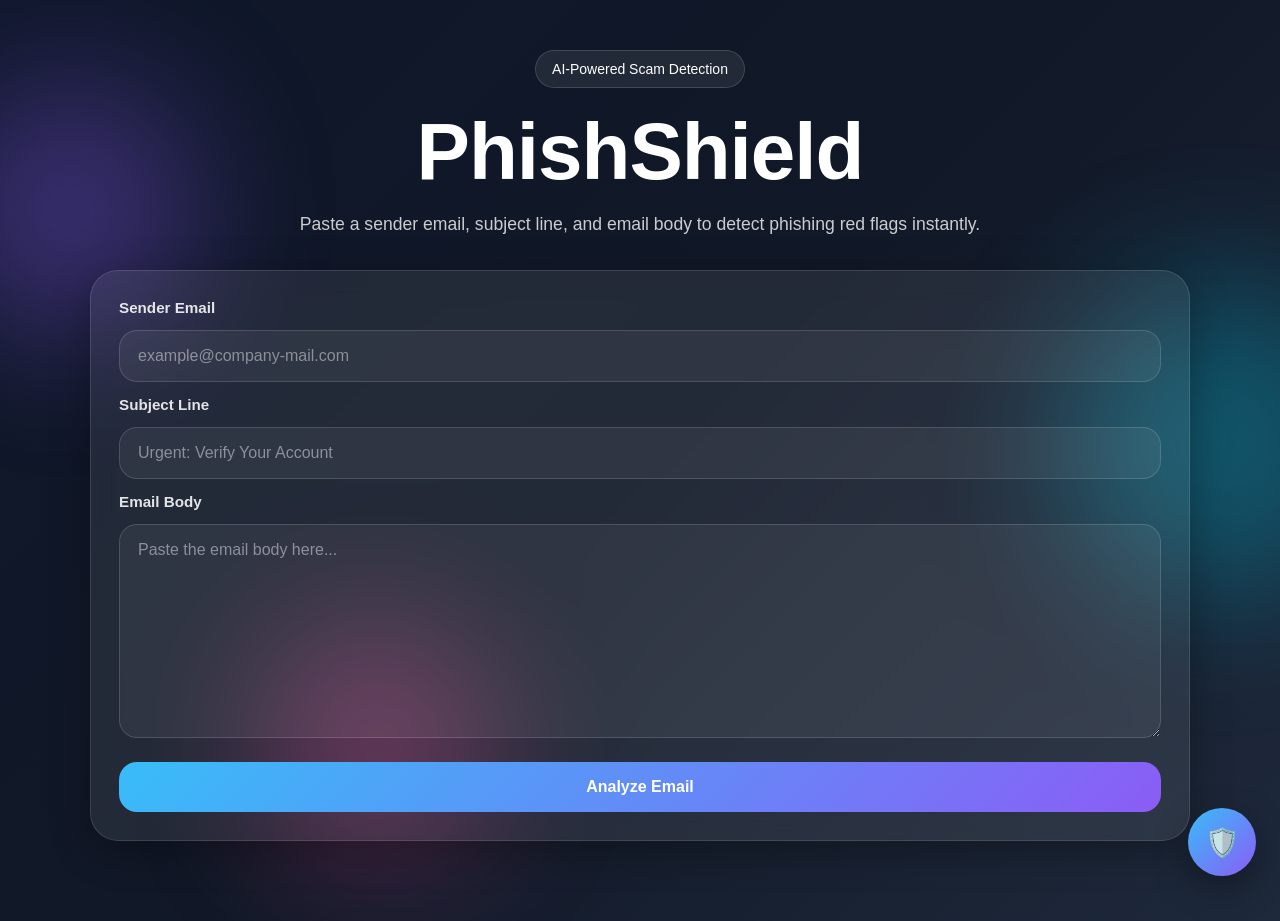
<file: index.html>
<!DOCTYPE html>
<html lang="en">
<head>
  <meta charset="UTF-8" />
  <meta name="viewport" content="width=device-width, initial-scale=1.0" />
  <title>PhishShield</title>
  <link rel="stylesheet" href="style.css" />
</head>
<body>
  <div class="bg-orb orb1"></div>
  <div class="bg-orb orb2"></div>
  <div class="bg-orb orb3"></div>

  <main class="container">
    <section class="hero">
      <div class="badge">AI-Powered Scam Detection</div>
      <h1>PhishShield</h1>
      <p class="subtitle">
        Paste a sender email, subject line, and email body to detect phishing red flags instantly.
      </p>
    </section>

    <section class="card glass">
      <form id="emailForm">
        <label for="sender_email">Sender Email</label>
        <input
          type="email"
          id="sender_email"
          placeholder="example@company-mail.com"
          required
        />

        <label for="subject">Subject Line</label>
        <input
          type="text"
          id="subject"
          placeholder="Urgent: Verify Your Account"
          required
        />

        <label for="body">Email Body</label>
        <textarea
          id="body"
          rows="10"
          placeholder="Paste the email body here..."
          required
        ></textarea>

        <button type="submit" class="analyze-btn">Analyze Email</button>
      </form>
    </section>

    <section id="resultCard" class="card glass hidden">
      <h2>Analysis Result</h2>

      <div id="riskBanner" class="risk-banner hidden">
        <span id="riskBannerText">Risk Level</span>
      </div>

      <div class="result-top">
        <div>
          <p class="label">Verdict</p>
          <h3 id="verdict">-</h3>
        </div>
        <div>
          <p class="label">Risk Score</p>
          <h3 id="score">-</h3>
        </div>
        <div>
          <p class="label">Sender Domain</p>
          <h3 id="domain">-</h3>
        </div>
      </div>

      <div class="flags-section">
        <p class="label">Detected Red Flags</p>
        <ul id="flagsList"></ul>
      </div>

      <div class="explanation-box">
        <p class="label">Why This Looks Suspicious</p>
        <div id="plainExplanation">No explanation yet.</div>
      </div>
    </section>
  </main>

  <!-- Floating Chat Launcher -->
  <button id="chatLauncher" class="chat-launcher" aria-label="Open ScamBot">
    🛡️
  </button>

  <!-- Floating Chat Widget -->
  <div id="chatWidget" class="chat-widget hidden">
    <div class="chat-header">
      <div class="chat-brand">
        <div class="chat-logo">🛡️</div>
        <div>
          <h3>PhishShield Assistant</h3>
          <p>Ask, check, and play</p>
        </div>
      </div>
      <button id="closeChat" class="chat-close">✕</button>
    </div>

    <div class="chat-body" id="chatBody">
      <div class="bot-msg">
        <span class="msg-time">Now</span>
        <p>Hi! I can help you:</p>

        <div class="quick-actions">
          <button class="quick-btn" data-action="email-check">Analyze Current Email</button>
          <button class="quick-btn" data-action="url-check">Check Current URL</button>
          <button class="quick-btn" data-action="quiz-start">Play Scam Quiz</button>
          <button class="quick-btn" data-action="tips">Safety Tips</button>
        </div>
      </div>
    </div>

    <div class="chat-input-wrap">
      <input
        type="text"
        id="chatInput"
        class="chat-input"
        placeholder="Ask ScamBot..."
      />
      <button id="sendChat" class="send-chat-btn">Send</button>
    </div>

    <div class="chat-footer">
      Student-focused phishing assistant
    </div>
  </div>

  <script src="script.js?v=3"></script>
</body>
</html>
</file>
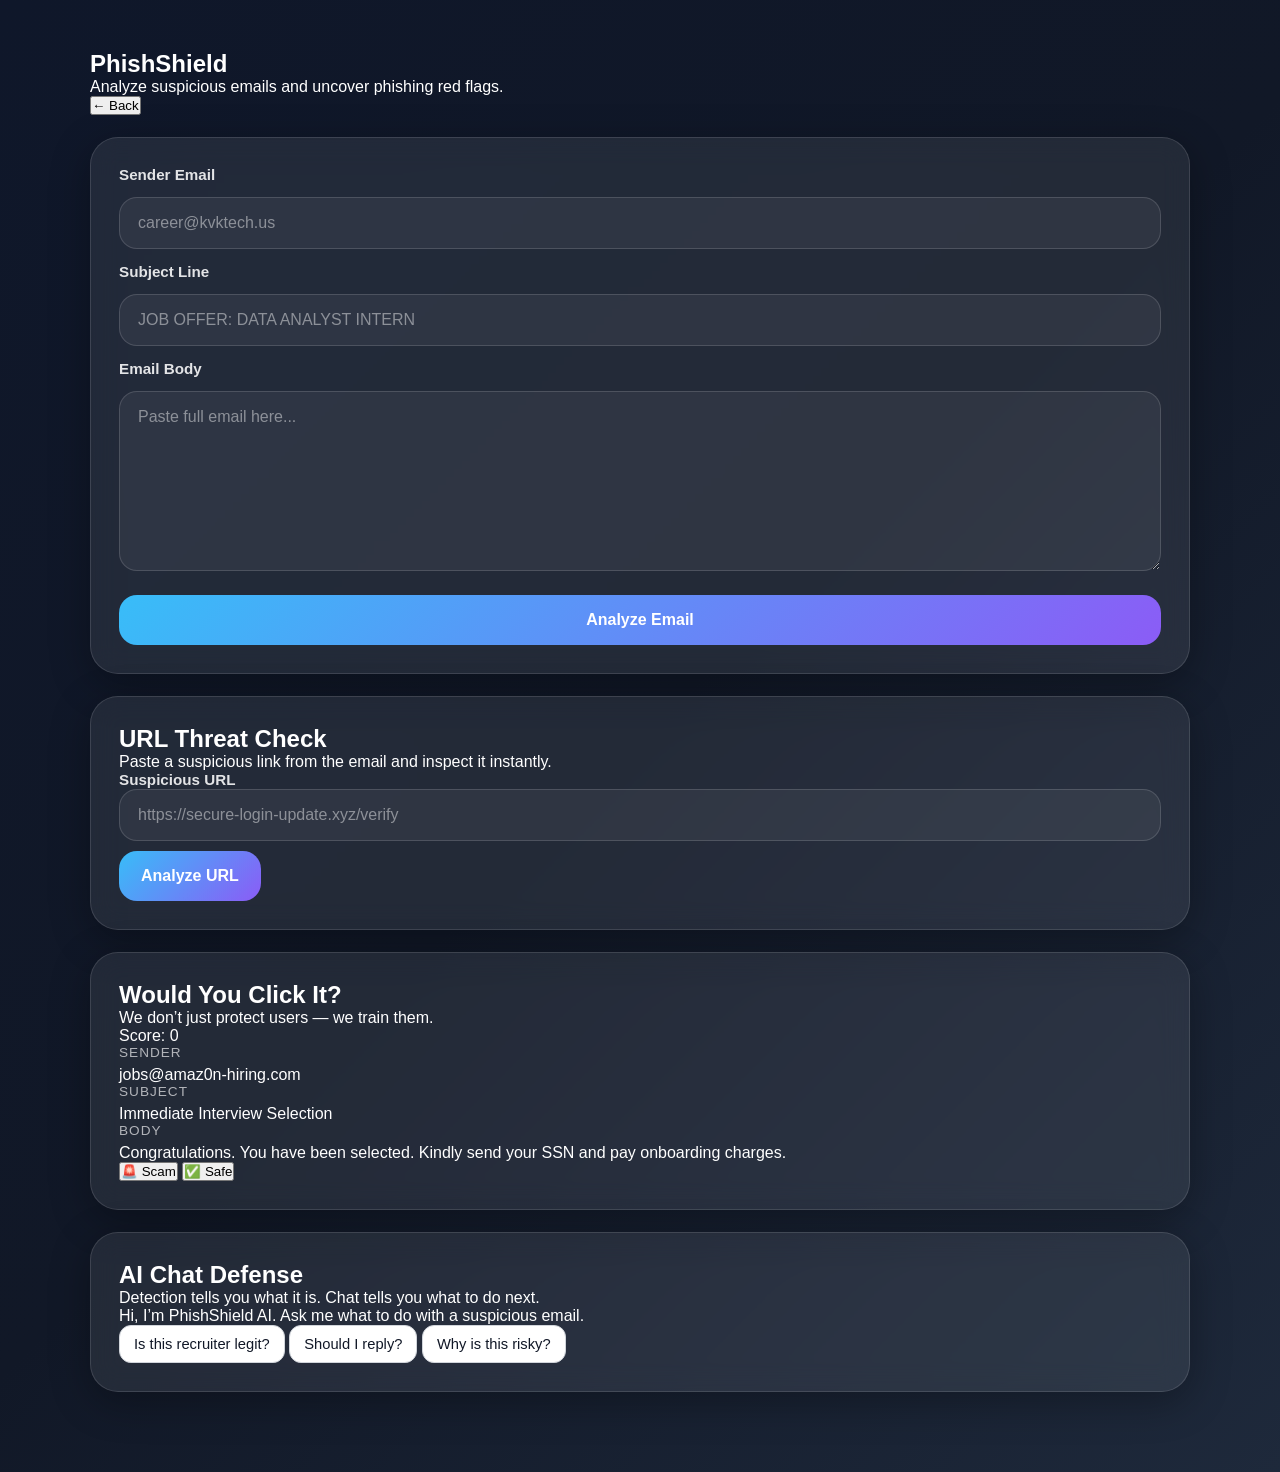
<file: dashboard.html>
<!DOCTYPE html>
<html lang="en">
<head>
  <meta charset="UTF-8" />
  <meta name="viewport" content="width=device-width, initial-scale=1.0" />
  <title>PhishShield Dashboard</title>
  <link rel="stylesheet" href="style.css" />
</head>
<body>
  <main class="container">
    <section class="top-nav">
      <div>
        <h1 class="dashboard-title">PhishShield</h1>
        <p class="dashboard-subtitle">
          Analyze suspicious emails and uncover phishing red flags.
        </p>
      </div>

      <button class="back-btn" onclick="window.location.href='index.html'">
        ← Back
      </button>
    </section>

    <!-- EMAIL ANALYZER -->
    <section class="card glass">
      <form id="emailForm">
        <label>Sender Email</label>
        <input id="senderEmail" type="text" placeholder="career@kvktech.us" />

        <label>Subject Line</label>
        <input id="subjectLine" type="text" placeholder="JOB OFFER: DATA ANALYST INTERN" />

        <label>Email Body</label>
        <textarea id="emailBody" rows="8" placeholder="Paste full email here..."></textarea>

        <button type="submit" class="analyze-btn">Analyze Email</button>
      </form>
    </section>

    <!-- ANALYSIS RESULT -->
    <section id="resultCard" class="card glass hidden">
      <h2>Analysis Result</h2>

      <div class="final-decision-box">
        <p class="label">Final Decision</p>
        <h3 id="finalDecision">—</h3>
      </div>

      <div class="result-top">
        <div>
          <p class="label">Verdict</p>
          <h3 id="verdict">—</h3>
        </div>
        <div>
          <p class="label">Risk Score</p>
          <h3 id="score">—</h3>
          <div class="risk-bar">
            <div id="riskFill" class="risk-fill"></div>
          </div>
        </div>
        <div>
          <p class="label">Sender Domain</p>
          <h3 id="domain">—</h3>
        </div>
      </div>

      <div class="flags-section">
        <p class="label">Detected Red Flags</p>
        <ul id="flagsList"></ul>
      </div>
    </section>

    <!-- URL TOOL -->
    <section class="card glass">
      <h2>URL Threat Check</h2>
      <p class="dashboard-subtitle">
        Paste a suspicious link from the email and inspect it instantly.
      </p>

      <label for="urlInput">Suspicious URL</label>
      <input
        id="urlInput"
        type="text"
        placeholder="https://secure-login-update.xyz/verify"
      />

      <button id="analyzeUrlBtn" class="analyze-btn" type="button">Analyze URL</button>

      <div id="urlResult" class="hidden url-result-box">
        <p class="label">URL Verdict</p>
        <h3 id="urlVerdict">—</h3>

        <p class="label" style="margin-top: 18px;">Threat Score</p>
        <h3 id="urlScore">—</h3>

        <div class="risk-bar">
          <div id="urlRiskFill" class="risk-fill"></div>
        </div>

        <div class="flags-section">
          <p class="label">Why it was flagged</p>
          <ul id="urlFlagsList"></ul>
        </div>

        <a id="virusTotalLink" href="#" target="_blank" class="external-link-btn">
          Open in VirusTotal ↗
        </a>
      </div>
    </section>

    <!-- GAME MODE -->
    <section class="card glass">
      <div class="game-header">
        <div>
          <h2>Would You Click It?</h2>
          <p class="dashboard-subtitle">We don’t just protect users — we train them.</p>
        </div>
        <div class="game-score-box">
          Score: <span id="gameScore">0</span>
        </div>
      </div>

      <div id="gameCard" class="game-card">
        <p class="label">Sender</p>
        <p id="gameSender" class="game-sender"></p>

        <p class="label">Subject</p>
        <p id="gameSubject" class="game-subject"></p>

        <p class="label">Body</p>
        <p id="gameBody" class="game-body"></p>

        <div id="gameButtons" class="game-buttons">
          <button id="scamBtn" class="game-btn scam-btn" type="button">🚨 Scam</button>
          <button id="safeBtn" class="game-btn safe-btn" type="button">✅ Safe</button>
        </div>

        <div id="gameResult" class="hidden game-result">
          <p id="gameFeedback" class="game-feedback"></p>
          <p id="gameCorrectAnswer"></p>
          <p id="gameReason"></p>
          <button id="nextRoundBtn" class="next-round-btn" type="button">Next Round →</button>
        </div>
      </div>
    </section>

    <!-- CHATBOT -->
    <section class="card glass">
      <h2>AI Chat Defense</h2>
      <p class="dashboard-subtitle">
        Detection tells you what it is. Chat tells you what to do next.
      </p>

      <div class="chat-box">
        <div id="chatMessages" class="chat-messages">
          <div class="chat-bubble bot">
            Hi, I’m PhishShield AI. Ask me what to do with a suspicious email.
          </div>
        </div>

        <div class="quick-questions">
          <button class="quick-btn" type="button" data-question="Is this recruiter legit?">Is this recruiter legit?</button>
          <button class="quick-btn" type="button" data-question="Should I reply?">Should I reply?</button>
          <button class="quick-btn" type="button" data-question="Why is this risky?">Why is this risky?</button>
        </div>
      </div>
    </section>
  </main>

  <script src="dashboard.js"></script>
</body>
</html>
</file>
<file: style.css>
* {
  margin: 0;
  padding: 0;
  box-sizing: border-box;
  font-family: Inter, Arial, sans-serif;
}

body {
  min-height: 100vh;
  background: linear-gradient(135deg, #0f172a, #111827, #1e293b);
  color: white;
  overflow-x: hidden;
  position: relative;
}

.container {
  width: min(1100px, 92%);
  margin: 0 auto;
  padding: 50px 0 80px;
  position: relative;
  z-index: 2;
}

.hero {
  text-align: center;
  margin-bottom: 30px;
}

.badge {
  display: inline-block;
  padding: 10px 16px;
  border-radius: 999px;
  background: rgba(255,255,255,0.08);
  border: 1px solid rgba(255,255,255,0.15);
  margin-bottom: 18px;
  font-size: 14px;
  backdrop-filter: blur(8px);
}

.hero h1 {
  font-size: clamp(2.8rem, 7vw, 5rem);
  font-weight: 800;
  letter-spacing: -1px;
  margin-bottom: 12px;
}

.subtitle {
  max-width: 760px;
  margin: 0 auto;
  font-size: 1.1rem;
  color: rgba(255,255,255,0.78);
  line-height: 1.7;
}

.card {
  border-radius: 28px;
  padding: 28px;
  margin-top: 22px;
  box-shadow: 0 10px 40px rgba(0,0,0,0.3);
}

.glass {
  background: rgba(255,255,255,0.08);
  border: 1px solid rgba(255,255,255,0.12);
  backdrop-filter: blur(14px);
}

form {
  display: flex;
  flex-direction: column;
  gap: 14px;
}

label {
  font-size: 0.95rem;
  font-weight: 600;
  color: rgba(255,255,255,0.88);
}

input,
textarea {
  width: 100%;
  padding: 16px 18px;
  border-radius: 18px;
  border: 1px solid rgba(255,255,255,0.14);
  background: rgba(255,255,255,0.06);
  color: white;
  font-size: 1rem;
  outline: none;
}

input::placeholder,
textarea::placeholder {
  color: rgba(255,255,255,0.45);
}

textarea {
  resize: vertical;
  min-height: 180px;
}

.analyze-btn {
  margin-top: 10px;
  padding: 16px 22px;
  border: none;
  border-radius: 18px;
  font-size: 1rem;
  font-weight: 700;
  cursor: pointer;
  background: linear-gradient(135deg, #38bdf8, #8b5cf6);
  color: white;
}

.result-top {
  display: grid;
  grid-template-columns: repeat(3, 1fr);
  gap: 18px;
  margin-top: 18px;
  margin-bottom: 22px;
}

.result-top div {
  background: rgba(255,255,255,0.05);
  border-radius: 20px;
  padding: 18px;
}

.label {
  font-size: 0.85rem;
  color: rgba(255,255,255,0.65);
  margin-bottom: 6px;
  text-transform: uppercase;
  letter-spacing: 1px;
}

#verdict,
#score,
#domain {
  font-size: 1.3rem;
  font-weight: 700;
}

#flagsList {
  margin-top: 14px;
  padding-left: 20px;
  line-height: 1.8;
  color: rgba(255,255,255,0.9);
}

.hidden {
  display: none;
}

.bg-orb {
  position: fixed;
  border-radius: 999px;
  filter: blur(70px);
  opacity: 0.35;
  z-index: 0;
}

.orb1 {
  width: 260px;
  height: 260px;
  background: #8b5cf6;
  top: 80px;
  left: -60px;
}

.orb2 {
  width: 320px;
  height: 320px;
  background: #06b6d4;
  top: 280px;
  right: -100px;
}

.orb3 {
  width: 240px;
  height: 240px;
  background: #ec4899;
  bottom: 40px;
  left: 20%;
}

.risk-banner {
  margin-top: 16px;
  padding: 14px 18px;
  border-radius: 18px;
  font-weight: 800;
  text-align: center;
  font-size: 1rem;
}

.risk-high {
  background: rgba(239, 68, 68, 0.2);
  border: 1px solid rgba(239, 68, 68, 0.5);
  color: #fecaca;
}

.risk-medium {
  background: rgba(245, 158, 11, 0.2);
  border: 1px solid rgba(245, 158, 11, 0.5);
  color: #fde68a;
}

.risk-low {
  background: rgba(34, 197, 94, 0.2);
  border: 1px solid rgba(34, 197, 94, 0.5);
  color: #bbf7d0;
}

.explanation-box {
  margin-top: 24px;
  padding: 18px;
  border-radius: 20px;
  background: rgba(255,255,255,0.05);
}

#plainExplanation {
  color: rgba(255,255,255,0.92);
  line-height: 1.7;
}

/* Floating Chat Widget */
.chat-launcher {
  position: fixed;
  right: 24px;
  bottom: 24px;
  width: 68px;
  height: 68px;
  border-radius: 50%;
  border: none;
  font-size: 28px;
  cursor: pointer;
  z-index: 9999;
  background: linear-gradient(135deg, #38bdf8, #8b5cf6);
  color: white;
  box-shadow: 0 12px 35px rgba(0, 0, 0, 0.35);
  transition: 0.25s ease;
}

.chat-launcher:hover {
  transform: translateY(-2px) scale(1.05);
}

.chat-widget {
  position: fixed;
  right: 24px;
  bottom: 105px;
  width: 380px;
  max-width: calc(100vw - 24px);
  height: 620px;
  border-radius: 24px;
  overflow: hidden;
  z-index: 9998;
  background: #f7f7f8;
  color: #1f2937;
  box-shadow: 0 20px 60px rgba(0, 0, 0, 0.35);
  display: flex;
  flex-direction: column;
}

.chat-header {
  display: flex;
  align-items: center;
  justify-content: space-between;
  padding: 18px 18px 16px;
  background: #ffffff;
  border-bottom: 1px solid #e5e7eb;
}

.chat-brand {
  display: flex;
  align-items: center;
  gap: 12px;
}

.chat-logo {
  width: 42px;
  height: 42px;
  border-radius: 50%;
  display: grid;
  place-items: center;
  background: linear-gradient(135deg, #38bdf8, #8b5cf6);
  color: white;
  font-size: 20px;
}

.chat-brand h3 {
  margin: 0;
  font-size: 1.2rem;
  color: #111827;
}

.chat-brand p {
  margin: 0;
  font-size: 0.85rem;
  color: #6b7280;
}

.chat-close {
  background: transparent;
  border: none;
  font-size: 20px;
  cursor: pointer;
  color: #4b5563;
}

.chat-body {
  flex: 1;
  padding: 18px;
  overflow-y: auto;
  background: #f3f4f6;
}

.bot-msg,
.user-msg {
  margin-bottom: 16px;
  max-width: 88%;
}

.bot-msg p,
.user-msg p {
  margin: 0;
  padding: 14px 16px;
  border-radius: 18px;
  line-height: 1.6;
  font-size: 0.98rem;
}

.bot-msg p {
  background: white;
  color: #111827;
  border-top-left-radius: 8px;
  box-shadow: 0 4px 16px rgba(0,0,0,0.06);
}

.user-msg {
  margin-left: auto;
}

.user-msg p {
  background: linear-gradient(135deg, #38bdf8, #8b5cf6);
  color: white;
  border-top-right-radius: 8px;
}

.msg-time {
  display: block;
  font-size: 0.75rem;
  color: #6b7280;
  margin-bottom: 6px;
}

.quick-actions {
  display: flex;
  flex-wrap: wrap;
  gap: 10px;
  margin-top: 12px;
}

.quick-btn {
  padding: 10px 14px;
  border-radius: 12px;
  border: 1px solid #d1d5db;
  background: white;
  cursor: pointer;
  font-size: 0.92rem;
  color: #111827;
}

.chat-input-wrap {
  display: flex;
  gap: 10px;
  padding: 14px;
  background: white;
  border-top: 1px solid #e5e7eb;
}

.chat-input {
  flex: 1;
  border: 1px solid #d1d5db;
  border-radius: 14px;
  padding: 14px 16px;
  font-size: 0.95rem;
  outline: none;
  color: #111827;
  background: #ffffff;
}

.send-chat-btn {
  border: none;
  border-radius: 14px;
  padding: 0 18px;
  cursor: pointer;
  font-weight: 700;
  background: linear-gradient(135deg, #38bdf8, #8b5cf6);
  color: white;
}

.chat-footer {
  padding: 10px 16px 14px;
  background: white;
  color: #6b7280;
  font-size: 0.8rem;
  text-align: center;
}

@media (max-width: 768px) {
  .result-top {
    grid-template-columns: 1fr;
  }

  .chat-widget {
    right: 12px;
    bottom: 90px;
    width: calc(100vw - 24px);
    height: 70vh;
  }

  .chat-launcher {
    right: 16px;
    bottom: 16px;
    width: 60px;
    height: 60px;
    font-size: 24px;
  }
}
.chat-widget.hidden {
  display: none !important;
}
</file>
